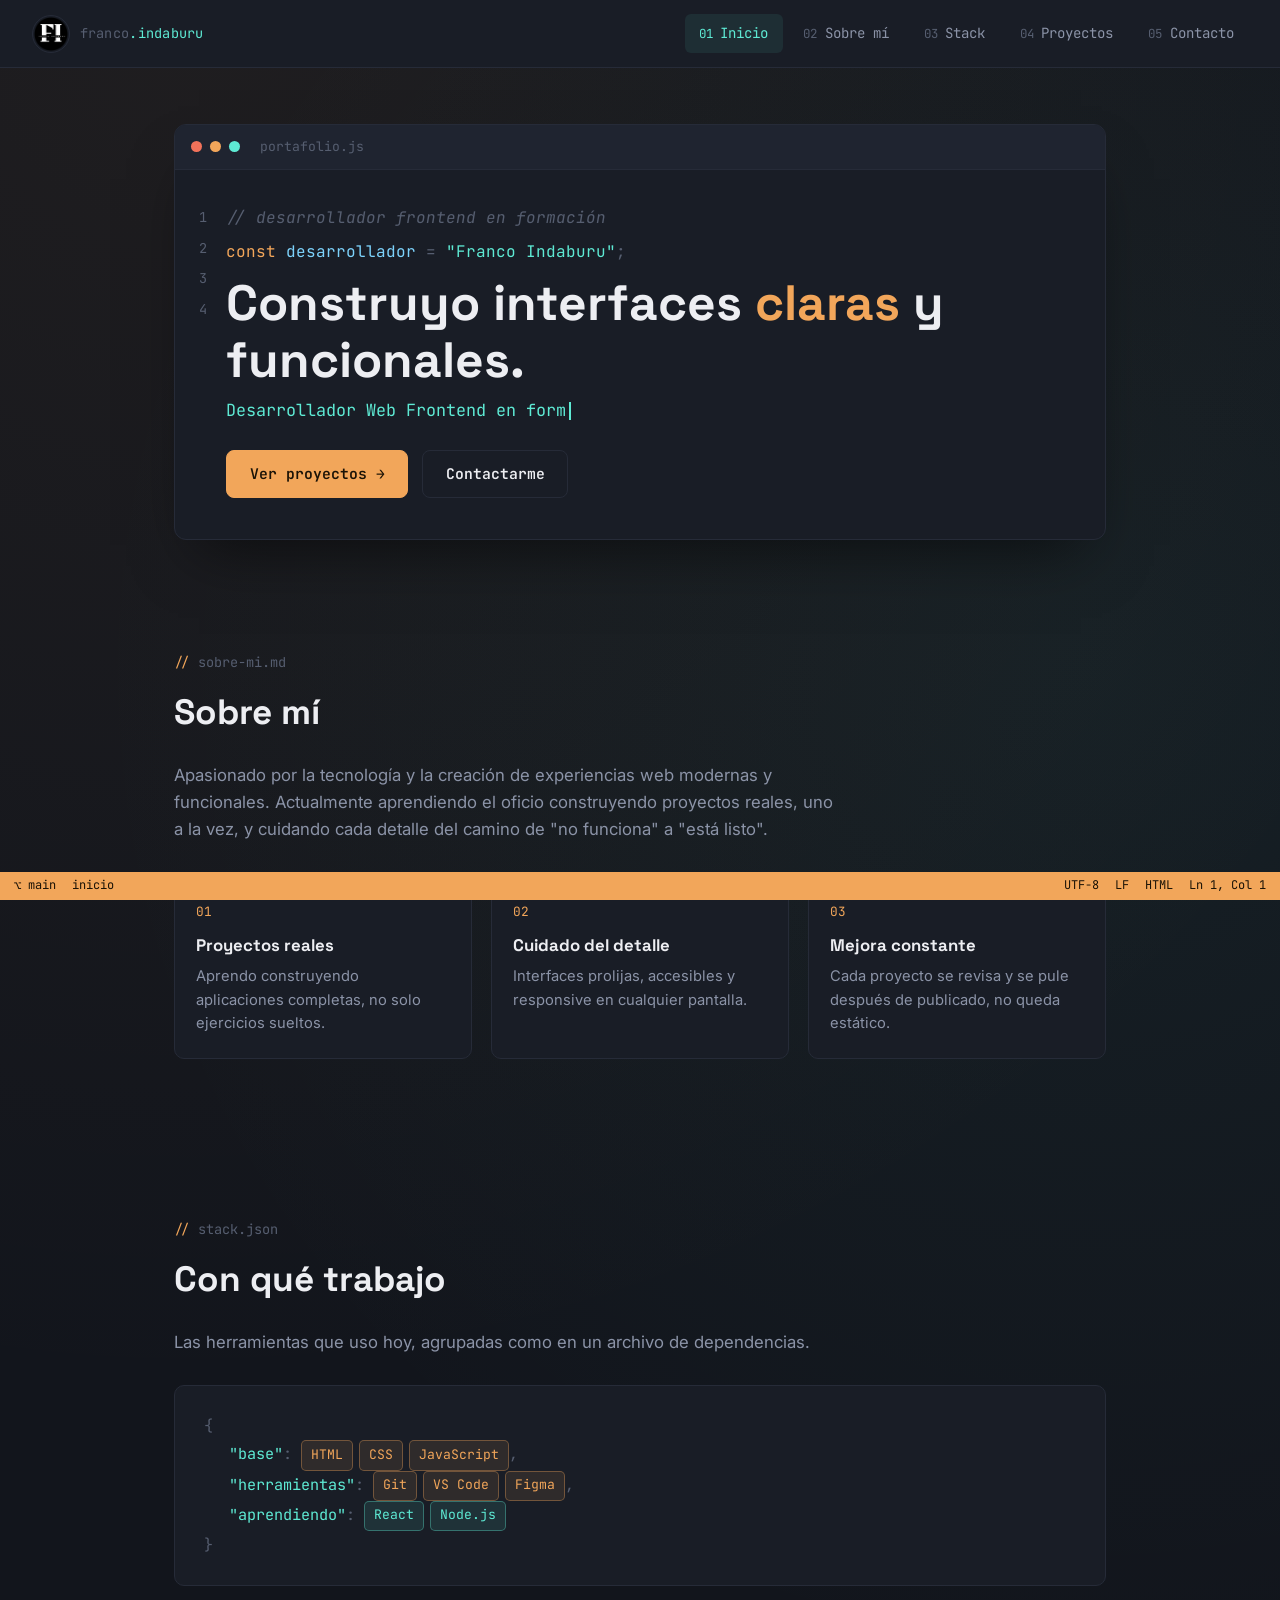
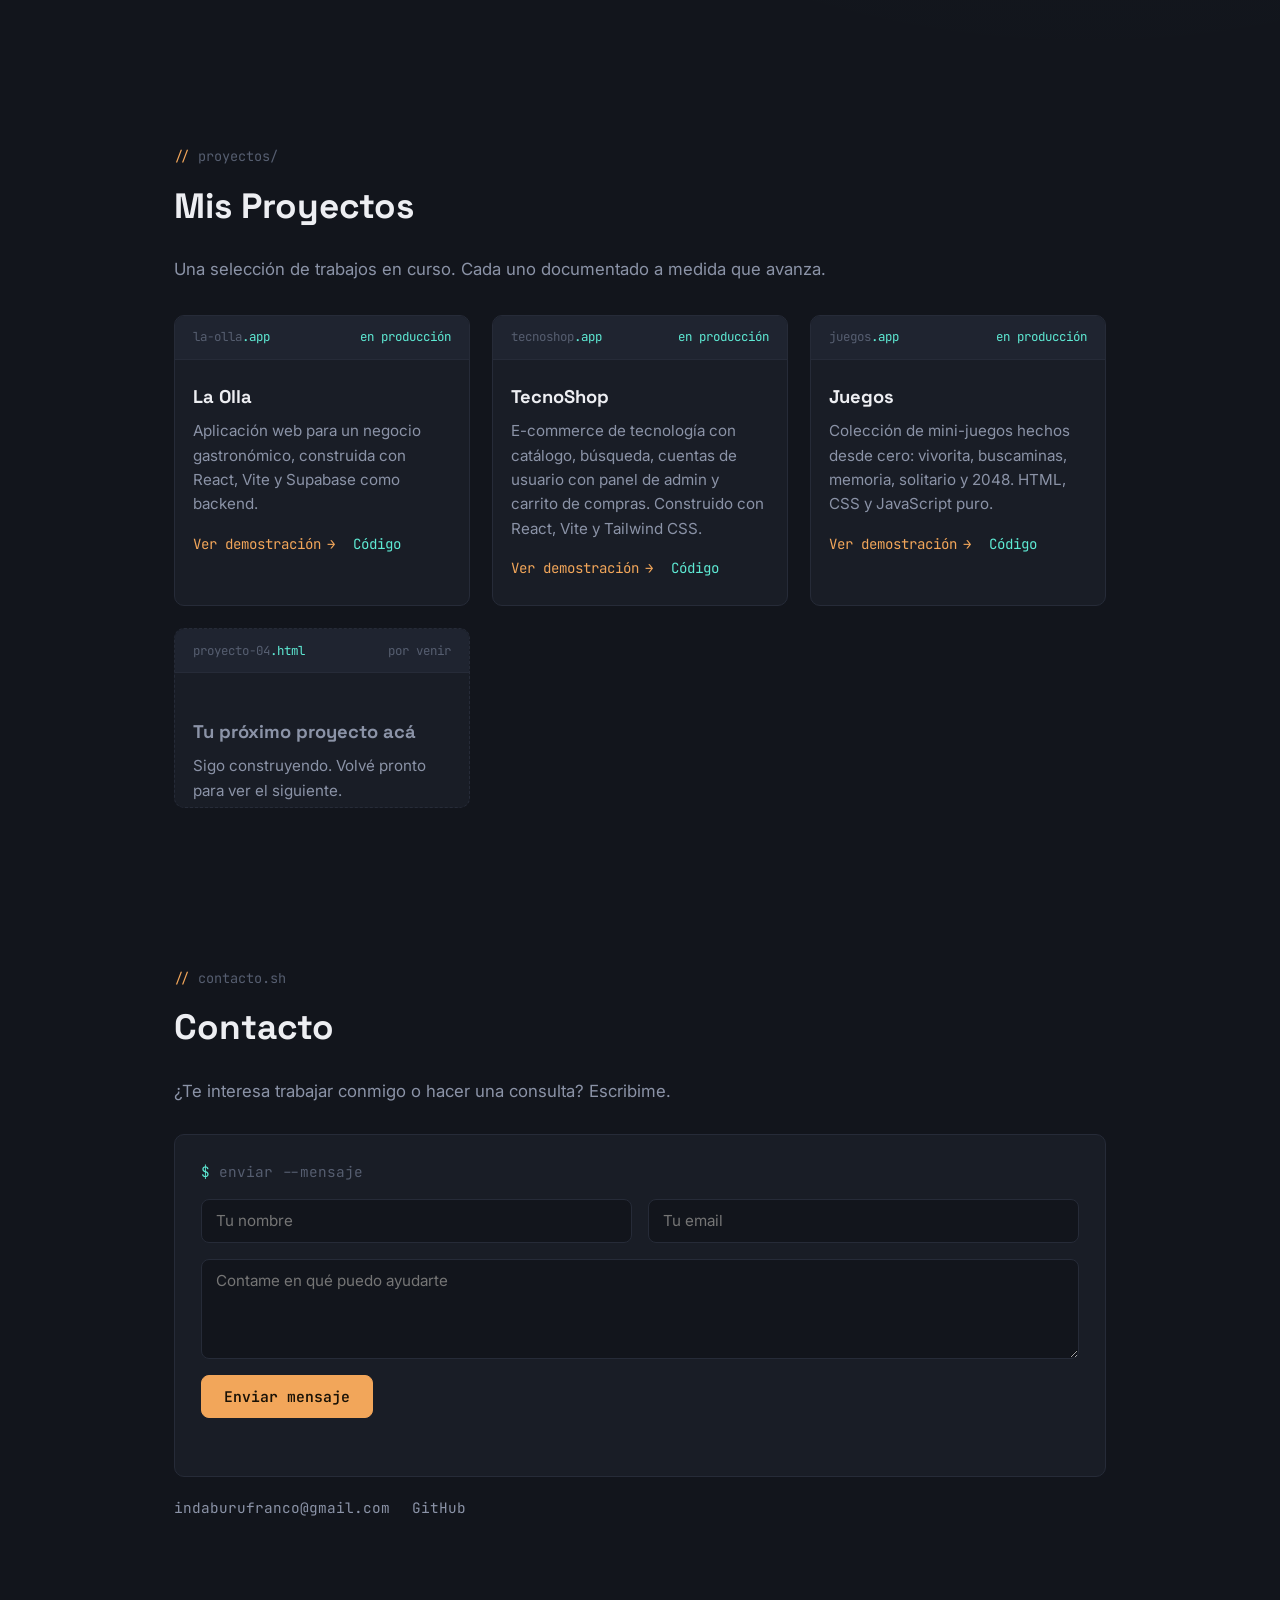
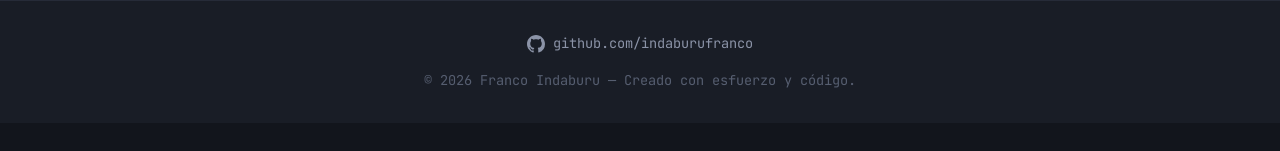
<file: index.html>
<!DOCTYPE html>
<html lang="es">
<head>
    <meta charset="UTF-8">
    <meta name="viewport" content="width=device-width, initial-scale=1.0">
    <title>Franco Indaburu · Portafolio</title>
    <meta name="description" content="Franco Indaburu — Desarrollador Web Frontend en formación. Portafolio de proyectos.">
    <meta name="theme-color" content="#12151c">
    <meta name="color-scheme" content="dark">
    <link rel="canonical" href="https://portafolio-franco-indaburu.vercel.app/">

    <!-- Open Graph / redes sociales -->
    <meta property="og:type" content="website">
    <meta property="og:title" content="Franco Indaburu · Portafolio">
    <meta property="og:description" content="Desarrollador Web Frontend en formación. Construyo interfaces claras y funcionales.">
    <meta property="og:image" content="https://portafolio-franco-indaburu.vercel.app/logo.png">
    <meta property="og:url" content="https://portafolio-franco-indaburu.vercel.app/">
    <meta property="og:locale" content="es_AR">
    <meta name="twitter:card" content="summary">
    <meta name="twitter:title" content="Franco Indaburu · Portafolio">
    <meta name="twitter:description" content="Desarrollador Web Frontend en formación. Construyo interfaces claras y funcionales.">
    <meta name="twitter:image" content="https://portafolio-franco-indaburu.vercel.app/logo.png">

    <link rel="icon" type="image/png" href="logo.png">
    <link rel="apple-touch-icon" href="logo.png">
    <link rel="preconnect" href="https://fonts.googleapis.com">
    <link rel="preconnect" href="https://fonts.gstatic.com" crossorigin>
    <link href="https://fonts.googleapis.com/css2?family=Space+Grotesk:wght@500;700&family=Inter:wght@400;500&family=JetBrains+Mono:wght@400;500;600&display=swap" rel="stylesheet">
    <link rel="stylesheet" href="styles.css">
    <script type="application/ld+json">
    {
      "@context": "https://schema.org",
      "@type": "Person",
      "name": "Franco Indaburu",
      "url": "https://portafolio-franco-indaburu.vercel.app/",
      "email": "mailto:indaburufranco@gmail.com",
      "sameAs": ["https://github.com/indaburufranco"],
      "jobTitle": "Desarrollador Web Frontend",
      "knowsAbout": ["HTML", "CSS", "JavaScript", "React", "Node.js"]
    }
    </script>
</head>
<body>
    <a href="#inicio" class="skip-link">Saltar al contenido</a>

    <!-- Navegación -->
    <nav class="navbar">
        <div class="logo">
            <a href="#inicio" aria-label="Inicio">
                <img src="logo.png" alt="Logo Franco Indaburu" class="logo-img">
            </a>
            <span class="logo-tag">franco<span class="path">.indaburu</span></span>
        </div>
        <button class="nav-toggle" id="navToggle" aria-label="Abrir menú" aria-expanded="false">
            <span></span><span></span><span></span>
        </button>
        <ul class="nav-links" id="navLinks">
            <li><a href="#inicio"><span class="num">01</span> Inicio</a></li>
            <li><a href="#sobre-mi"><span class="num">02</span> Sobre mí</a></li>
            <li><a href="#stack"><span class="num">03</span> Stack</a></li>
            <li><a href="#proyectos"><span class="num">04</span> Proyectos</a></li>
            <li><a href="#contacto"><span class="num">05</span> Contacto</a></li>
        </ul>
    </nav>

    <!-- Sección Inicio -->
    <header id="inicio" class="hero">
        <div class="editor-window">
            <div class="editor-titlebar">
                <span class="dot red"></span>
                <span class="dot yellow"></span>
                <span class="dot green"></span>
                <span class="editor-filename">portafolio.js</span>
            </div>
            <div class="editor-body">
                <div class="gutter" aria-hidden="true">
                    <span>1</span><span>2</span><span>3</span><span>4</span>
                </div>
                <div class="code-content">
                    <p class="code-line comment">// desarrollador frontend en formación</p>
                    <p class="code-line"><span class="kw">const</span> <span class="fn">desarrollador</span> <span class="punct">=</span> <span class="str">"Franco Indaburu"</span><span class="punct">;</span></p>
                    <h1 class="hero-title">Construyo interfaces <span class="accent">claras</span> y funcionales.</h1>
                    <p class="hero-role" id="heroRole" aria-live="polite"></p>
                    <div class="hero-cta">
                        <a href="#proyectos" class="btn">Ver proyectos →</a>
                        <a href="#contacto" class="btn ghost">Contactarme</a>
                    </div>
                </div>
            </div>
        </div>
    </header>

    <!-- Sección Sobre mí -->
    <section id="sobre-mi" class="section reveal">
        <span class="eyebrow">sobre-mi.md</span>
        <h2>Sobre mí</h2>
        <p class="section-lead">Apasionado por la tecnología y la creación de experiencias web modernas y funcionales. Actualmente aprendiendo el oficio construyendo proyectos reales, uno a la vez, y cuidando cada detalle del camino de "no funciona" a "está listo".</p>
        <div class="about-grid">
            <div class="about-item">
                <span class="about-num">01</span>
                <h3>Proyectos reales</h3>
                <p>Aprendo construyendo aplicaciones completas, no solo ejercicios sueltos.</p>
            </div>
            <div class="about-item">
                <span class="about-num">02</span>
                <h3>Cuidado del detalle</h3>
                <p>Interfaces prolijas, accesibles y responsive en cualquier pantalla.</p>
            </div>
            <div class="about-item">
                <span class="about-num">03</span>
                <h3>Mejora constante</h3>
                <p>Cada proyecto se revisa y se pule después de publicado, no queda estático.</p>
            </div>
        </div>
    </section>

    <!-- Sección Stack -->
    <section id="stack" class="section reveal">
        <span class="eyebrow">stack.json</span>
        <h2>Con qué trabajo</h2>
        <p class="section-lead">Las herramientas que uso hoy, agrupadas como en un archivo de dependencias.</p>
        <div class="stack-block">
            <p class="stack-line"><span class="punct">{</span></p>
            <p class="stack-line stack-indent"><span class="str">"base"</span><span class="punct">:</span> <span class="tag-group"><span class="tag">HTML</span><span class="tag">CSS</span><span class="tag">JavaScript</span></span><span class="punct">,</span></p>
            <p class="stack-line stack-indent"><span class="str">"herramientas"</span><span class="punct">:</span> <span class="tag-group"><span class="tag">Git</span><span class="tag">VS Code</span><span class="tag">Figma</span></span><span class="punct">,</span></p>
            <p class="stack-line stack-indent"><span class="str">"aprendiendo"</span><span class="punct">:</span> <span class="tag-group"><span class="tag tag-mint">React</span><span class="tag tag-mint">Node.js</span></span></p>
            <p class="stack-line"><span class="punct">}</span></p>
        </div>
    </section>

    <!-- Sección Proyectos -->
    <section id="proyectos" class="section reveal">
        <span class="eyebrow">proyectos/</span>
        <h2>Mis Proyectos</h2>
        <p class="section-lead">Una selección de trabajos en curso. Cada uno documentado a medida que avanza.</p>
        <div class="projects-grid">
            <div class="project-card">
                <div class="project-card-head">
                    <span>la-olla<span class="ext">.app</span></span>
                    <span class="status-live">en producción</span>
                </div>
                <div class="project-card-body">
                    <h3>La Olla</h3>
                    <p>Aplicación web para un negocio gastronómico, construida con React, Vite y Supabase como backend.</p>
                    <div class="project-links">
                        <a href="https://la-olla-one.vercel.app" target="_blank" rel="noopener" class="project-link">Ver demostración</a>
                        <a href="https://github.com/indaburufranco/La-Olla" target="_blank" rel="noopener" class="project-link project-link-code">Código</a>
                    </div>
                </div>
            </div>
            <div class="project-card">
                <div class="project-card-head">
                    <span>tecnoshop<span class="ext">.app</span></span>
                    <span class="status-live">en producción</span>
                </div>
                <div class="project-card-body">
                    <h3>TecnoShop</h3>
                    <p>E-commerce de tecnología con catálogo, búsqueda, cuentas de usuario con panel de admin y carrito de compras. Construido con React, Vite y Tailwind CSS.</p>
                    <div class="project-links">
                        <a href="https://tecnoshop-franco-indaburu.vercel.app" target="_blank" rel="noopener" class="project-link">Ver demostración</a>
                        <a href="https://github.com/indaburufranco/TecnoShop" target="_blank" rel="noopener" class="project-link project-link-code">Código</a>
                    </div>
                </div>
            </div>
            <div class="project-card">
                <div class="project-card-head">
                    <span>juegos<span class="ext">.app</span></span>
                    <span class="status-live">en producción</span>
                </div>
                <div class="project-card-body">
                    <h3>Juegos</h3>
                    <p>Colección de mini-juegos hechos desde cero: vivorita, buscaminas, memoria, solitario y 2048. HTML, CSS y JavaScript puro.</p>
                    <div class="project-links">
                        <a href="https://juegos-khaki-omega.vercel.app" target="_blank" rel="noopener" class="project-link">Ver demostración</a>
                        <a href="https://github.com/indaburufranco/Juegos" target="_blank" rel="noopener" class="project-link project-link-code">Código</a>
                    </div>
                </div>
            </div>
            <div class="project-card project-card-next">
                <div class="project-card-head">
                    <span>proyecto-04<span class="ext">.html</span></span>
                    <span>por venir</span>
                </div>
                <div class="project-card-body">
                    <h3>Tu próximo proyecto acá</h3>
                    <p>Sigo construyendo. Volvé pronto para ver el siguiente.</p>
                </div>
            </div>
        </div>
    </section>

    <!-- Sección Contacto -->
    <section id="contacto" class="section reveal">
        <span class="eyebrow">contacto.sh</span>
        <h2>Contacto</h2>
        <p class="section-lead">¿Te interesa trabajar conmigo o hacer una consulta? Escribime.</p>

        <form id="contact-form" class="contact-form" action="https://formspree.io/f/mbgjjrdk" method="POST">
            <span class="prompt"><span class="sym">$</span> enviar --mensaje</span>
            <div class="form-row">
                <label for="name" class="sr-only">Nombre</label>
                <input type="text" id="name" name="name" placeholder="Tu nombre" autocomplete="name" required>
                <label for="email" class="sr-only">Email</label>
                <input type="email" id="email" name="email" placeholder="Tu email" autocomplete="email" required>
            </div>
            <label for="message" class="sr-only">Mensaje</label>
            <textarea id="message" name="message" rows="4" placeholder="Contame en qué puedo ayudarte" required></textarea>
            <input type="text" name="_gotcha" class="sr-only" tabindex="-1" autocomplete="off" aria-hidden="true">
            <button type="submit" class="btn">Enviar mensaje</button>
            <p id="form-status" class="form-status" role="status" aria-live="polite"></p>
        </form>

        <div class="contact-links">
            <button type="button" class="contact-link contact-copy" id="copyEmail" data-email="indaburufranco@gmail.com">
                indaburufranco@gmail.com
            </button>
            <a href="https://github.com/indaburufranco" target="_blank" rel="noopener" class="contact-link">GitHub</a>
        </div>
    </section>

    <footer>
        <a href="https://github.com/indaburufranco" target="_blank" rel="noopener" class="footer-github" aria-label="Perfil de GitHub de Franco Indaburu">
            <svg viewBox="0 0 16 16" width="18" height="18" fill="currentColor" aria-hidden="true"><path d="M8 0C3.58 0 0 3.58 0 8c0 3.54 2.29 6.53 5.47 7.59.4.07.55-.17.55-.38 0-.19-.01-.82-.01-1.49-2.01.37-2.53-.49-2.69-.94-.09-.23-.48-.94-.82-1.13-.28-.15-.68-.52-.01-.53.63-.01 1.08.58 1.23.82.72 1.21 1.87.87 2.33.66.07-.52.28-.87.51-1.07-1.78-.2-3.64-.89-3.64-3.95 0-.87.31-1.59.82-2.15-.08-.2-.36-1.02.08-2.12 0 0 .67-.21 2.2.82.64-.18 1.32-.27 2-.27.68 0 1.36.09 2 .27 1.53-1.04 2.2-.82 2.2-.82.44 1.1.16 1.92.08 2.12.51.56.82 1.27.82 2.15 0 3.07-1.87 3.75-3.65 3.95.29.25.54.73.54 1.48 0 1.07-.01 1.93-.01 2.2 0 .21.15.46.55.38A8.01 8.01 0 0 0 16 8c0-4.42-3.58-8-8-8Z"/></svg>
            <span>github.com/indaburufranco</span>
        </a>
        <p>&copy; <span id="year">2026</span> Franco Indaburu — Creado con esfuerzo y código.</p>
    </footer>

    <button type="button" id="backToTop" class="back-to-top" aria-label="Volver arriba">↑</button>

    <!-- Barra de estado -->
    <div class="statusbar" aria-hidden="true">
        <div class="statusbar-left">
            <span class="status-item branch">⌥ main</span>
            <span class="status-item" id="statusSection">inicio</span>
        </div>
        <div class="statusbar-right">
            <span class="status-item">UTF-8</span>
            <span class="status-item">LF</span>
            <span class="status-item">HTML</span>
            <span class="status-item" id="statusPos">Ln 1, Col 1</span>
        </div>
    </div>

    <script src="script.js"></script>
</body>
</html>
</file>
<file: styles.css>
/* =========================================
   TOKENS
========================================= */
:root {
    --bg: #12151c;
    --bg-elevated: #191d26;
    --bg-elevated-2: #1f2430;
    --border: #262b38;
    --text: #edeef2;
    --text-muted: #8b93a7;
    --text-dim: #565e70;
    --accent: #f2a65a;       /* ámbar - keyword */
    --accent-soft: #f2a65a1a;
    --mint: #5eead4;         /* verde menta - string */

    --font-display: 'Space Grotesk', 'Segoe UI', sans-serif;
    --font-body: 'Inter', 'Segoe UI', sans-serif;
    --font-mono: 'JetBrains Mono', 'Consolas', monospace;

    --radius: 10px;
    --transition: 0.25s ease;
}

@media (prefers-reduced-motion: reduce) {
    * { animation-duration: 0.01ms !important; animation-iteration-count: 1 !important; transition-duration: 0.01ms !important; scroll-behavior: auto !important; }
}

* {
    margin: 0;
    padding: 0;
    box-sizing: border-box;
}

html { scroll-behavior: smooth; }

body {
    background-color: var(--bg);
    background-image:
        radial-gradient(circle at 15% 0%, rgba(242,166,90,0.06), transparent 40%),
        radial-gradient(circle at 85% 20%, rgba(94,234,212,0.05), transparent 35%);
    color: var(--text);
    font-family: var(--font-body);
    line-height: 1.6;
    padding-bottom: 28px; /* deja lugar a la barra de estado fija */
}

::selection {
    background: var(--accent);
    color: var(--bg);
}

a { color: inherit; }

img { max-width: 100%; display: block; }

header[id], section[id] { scroll-margin-top: 84px; }

/* =========================================
   ACCESIBILIDAD - saltar al contenido
========================================= */
.skip-link {
    position: absolute;
    top: -100%;
    left: 1rem;
    z-index: 300;
    background: var(--accent);
    color: #1a1206;
    padding: 0.6rem 1rem;
    border-radius: 0 0 8px 8px;
    font-family: var(--font-mono);
    font-size: 0.85rem;
    font-weight: 600;
    text-decoration: none;
    transition: top var(--transition);
}

.skip-link:focus {
    top: 0;
}

/* =========================================
   NAV - estilo pestañas de editor
========================================= */
.navbar {
    display: flex;
    justify-content: space-between;
    align-items: center;
    padding: 0.9rem 2rem;
    background-color: var(--bg-elevated);
    border-bottom: 1px solid var(--border);
    position: sticky;
    top: 0;
    z-index: 100;
}

.logo {
    display: flex;
    align-items: center;
    gap: 0.6rem;
}

.logo-img {
    height: 38px;
    width: 38px;
    border-radius: 50%;
    object-fit: cover;
    display: block;
    border: 1px solid var(--border);
}

.logo-tag {
    font-family: var(--font-mono);
    font-size: 0.85rem;
    color: var(--text-dim);
    letter-spacing: 0.02em;
}

.logo-tag .path { color: var(--mint); }

.nav-links {
    display: flex;
    list-style: none;
    gap: 0.4rem;
    font-family: var(--font-mono);
    font-size: 0.88rem;
}

.nav-links a {
    display: flex;
    align-items: center;
    gap: 0.45rem;
    color: var(--text-muted);
    text-decoration: none;
    padding: 0.5rem 0.9rem;
    border-radius: 6px;
    transition: color var(--transition), background var(--transition);
}

.nav-links a .num {
    color: var(--text-dim);
    font-size: 0.78rem;
}

.nav-links a:hover,
.nav-links a:focus-visible {
    color: var(--accent);
    background: var(--accent-soft);
}

.nav-links a.active {
    color: var(--mint);
    background: rgba(94,234,212,0.08);
}

.nav-links a.active .num { color: var(--mint); }

.nav-toggle {
    display: none;
    flex-direction: column;
    gap: 5px;
    background: none;
    border: none;
    cursor: pointer;
    padding: 0.4rem;
}

.nav-toggle span {
    width: 22px;
    height: 2px;
    background: var(--text);
    border-radius: 2px;
    transition: transform var(--transition), opacity var(--transition);
    transform-origin: center;
}

.nav-toggle[aria-expanded="true"] span:nth-child(1) { transform: translateY(7px) rotate(45deg); }
.nav-toggle[aria-expanded="true"] span:nth-child(2) { opacity: 0; }
.nav-toggle[aria-expanded="true"] span:nth-child(3) { transform: translateY(-7px) rotate(-45deg); }

/* =========================================
   HERO - ventana de editor
========================================= */
.hero {
    max-width: 980px;
    margin: 3.5rem auto 2rem;
    padding: 0 1.5rem;
}

.editor-window {
    background: var(--bg-elevated);
    border: 1px solid var(--border);
    border-radius: 12px;
    overflow: hidden;
    box-shadow: 0 30px 60px -25px rgba(0,0,0,0.6);
    opacity: 0;
    transform: translateY(14px);
    animation: rise 0.7s ease forwards 0.15s;
}

@keyframes rise {
    to { opacity: 1; transform: translateY(0); }
}

.editor-titlebar {
    display: flex;
    align-items: center;
    gap: 0.5rem;
    padding: 0.7rem 1rem;
    background: var(--bg-elevated-2);
    border-bottom: 1px solid var(--border);
}

.dot { width: 11px; height: 11px; border-radius: 50%; }
.dot.red { background: #f2725a; }
.dot.yellow { background: #f2a65a; }
.dot.green { background: #5eead4; }

.editor-filename {
    margin-left: 0.75rem;
    font-family: var(--font-mono);
    font-size: 0.82rem;
    color: var(--text-dim);
}

.editor-body {
    display: flex;
    padding: 2.2rem 1.5rem 2.6rem;
    gap: 1.2rem;
}

.gutter {
    display: flex;
    flex-direction: column;
    gap: 0.55rem;
    font-family: var(--font-mono);
    font-size: 0.85rem;
    color: var(--text-dim);
    text-align: right;
    user-select: none;
    padding-top: 0.15rem;
}

.code-content {
    font-family: var(--font-mono);
    font-size: 1rem;
}

.code-line { margin-bottom: 0.55rem; white-space: pre-wrap; }
.kw { color: var(--accent); }
.fn { color: #7dd3fc; }
.str { color: var(--mint); }
.punct { color: var(--text-dim); }
.comment { color: var(--text-dim); font-style: italic; }

.hero-title {
    font-family: var(--font-display);
    font-size: clamp(2rem, 5vw, 3.1rem);
    font-weight: 700;
    line-height: 1.15;
    margin: 0.3rem 0 0.6rem;
}

.hero-title .accent { color: var(--accent); }

.hero-role {
    font-family: var(--font-mono);
    font-size: 1.05rem;
    color: var(--mint);
    display: flex;
    align-items: center;
    min-height: 1.6em;
}

.cursor-blink {
    display: inline-block;
    width: 2px;
    height: 1.1em;
    background: var(--mint);
    margin-left: 3px;
    animation: blink 1s step-end infinite;
}

@keyframes blink { 50% { opacity: 0; } }

.hero-cta {
    display: flex;
    gap: 0.9rem;
    margin-top: 1.6rem;
    flex-wrap: wrap;
}

/* =========================================
   BOTONES
========================================= */
.btn {
    font-family: var(--font-mono);
    font-size: 0.92rem;
    background-color: var(--accent);
    color: #1a1206;
    padding: 0.7rem 1.4rem;
    border: 1px solid var(--accent);
    border-radius: 8px;
    font-weight: 600;
    text-decoration: none;
    cursor: pointer;
    transition: transform var(--transition), box-shadow var(--transition);
    display: inline-flex;
    align-items: center;
    gap: 0.5rem;
}

.btn:hover, .btn:focus-visible {
    transform: translateY(-2px);
    box-shadow: 0 10px 24px -10px rgba(242,166,90,0.55);
}

.btn.ghost {
    background: transparent;
    color: var(--text);
    border-color: var(--border);
}

.btn.ghost:hover, .btn.ghost:focus-visible {
    border-color: var(--mint);
    color: var(--mint);
    box-shadow: none;
}

.btn:focus-visible, a:focus-visible, button:focus-visible {
    outline: 2px solid var(--mint);
    outline-offset: 2px;
}

/* =========================================
   SOBRE MI - grid de highlights
========================================= */
.about-grid {
    display: grid;
    grid-template-columns: repeat(auto-fit, minmax(200px, 1fr));
    gap: 1.2rem;
    margin-top: 2rem;
}

.about-item {
    background: var(--bg-elevated);
    border: 1px solid var(--border);
    border-radius: var(--radius);
    padding: 1.4rem 1.3rem;
    transition: border-color var(--transition), transform var(--transition);
}

.about-item:hover {
    border-color: var(--mint);
    transform: translateY(-3px);
}

.about-num {
    font-family: var(--font-mono);
    font-size: 0.8rem;
    color: var(--accent);
}

.about-item h3 {
    font-family: var(--font-display);
    font-size: 1.05rem;
    margin: 0.5rem 0 0.4rem;
}

.about-item p {
    color: var(--text-muted);
    font-size: 0.92rem;
}

/* =========================================
   SECCIONES
========================================= */
.section {
    padding: 5rem 1.5rem;
    max-width: 980px;
    margin: 0 auto;
}

.eyebrow {
    font-family: var(--font-mono);
    font-size: 0.85rem;
    color: var(--text-dim);
    display: block;
    margin-bottom: 0.6rem;
}

.eyebrow::before { content: "// "; color: var(--accent); }

.section h2 {
    font-family: var(--font-display);
    font-size: clamp(1.6rem, 3.5vw, 2.2rem);
    margin-bottom: 1.4rem;
}

.section-lead {
    color: var(--text-muted);
    max-width: 60ch;
    font-size: 1.05rem;
}

/* =========================================
   REVEAL - entrada de secciones al hacer scroll
========================================= */
.reveal {
    opacity: 0;
    transform: translateY(22px);
    transition: opacity 0.6s ease, transform 0.6s ease;
}

.reveal.in-view {
    opacity: 1;
    transform: translateY(0);
}

/* =========================================
   STACK - bloque tipo stack.json
========================================= */
.stack-block {
    margin-top: 1.8rem;
    background: var(--bg-elevated);
    border: 1px solid var(--border);
    border-radius: var(--radius);
    padding: 1.6rem 1.8rem;
    font-family: var(--font-mono);
    font-size: 0.95rem;
    overflow-x: auto;
}

.stack-line { line-height: 1.9; white-space: pre; }
.stack-indent { padding-left: 1.6rem; }

.tag-group {
    display: inline-flex;
    flex-wrap: wrap;
    gap: 0.4rem;
    vertical-align: middle;
}

.tag {
    display: inline-block;
    background: var(--accent-soft);
    color: var(--accent);
    border: 1px solid rgba(242,166,90,0.35);
    border-radius: 5px;
    padding: 0.1rem 0.55rem;
    font-size: 0.82rem;
}

.tag-mint {
    background: rgba(94,234,212,0.1);
    color: var(--mint);
    border-color: rgba(94,234,212,0.35);
}

/* =========================================
   PROYECTOS - tarjetas tipo archivo
========================================= */
.projects-grid {
    display: grid;
    grid-template-columns: repeat(auto-fit, minmax(260px, 1fr));
    gap: 1.4rem;
    margin-top: 2rem;
}

.project-card {
    background-color: var(--bg-elevated);
    border: 1px solid var(--border);
    border-radius: var(--radius);
    overflow: hidden;
    transition: transform var(--transition), border-color var(--transition);
}

.project-card:hover {
    transform: translateY(-4px);
    border-color: var(--accent);
}

.project-card-head {
    display: flex;
    justify-content: space-between;
    align-items: center;
    padding: 0.7rem 1.1rem;
    background: var(--bg-elevated-2);
    border-bottom: 1px solid var(--border);
    font-family: var(--font-mono);
    font-size: 0.78rem;
    color: var(--text-dim);
}

.project-card-head .ext { color: var(--mint); }

.project-card-body { padding: 1.4rem 1.1rem 1.6rem; }

.project-card h3 {
    font-family: var(--font-display);
    margin-bottom: 0.5rem;
    font-size: 1.15rem;
}

.project-card p {
    color: var(--text-muted);
    font-size: 0.95rem;
    margin-bottom: 1rem;
}

.project-link {
    display: inline-flex;
    align-items: center;
    gap: 0.4rem;
    font-family: var(--font-mono);
    font-size: 0.88rem;
    color: var(--accent);
    text-decoration: none;
}

.project-link::after { content: "→"; transition: transform var(--transition); }
.project-link:hover::after { transform: translateX(3px); }

.project-links {
    display: flex;
    align-items: center;
    gap: 1.1rem;
    flex-wrap: wrap;
}

.project-link-code { color: var(--mint); }
.project-link-code::after { content: none; }

.project-link-disabled {
    color: var(--text-dim);
    font-family: var(--font-mono);
    font-size: 0.88rem;
}

.status-live { color: var(--mint); }

.project-card-next {
    border-style: dashed;
}

.project-card-next .project-card-body {
    display: flex;
    flex-direction: column;
    justify-content: center;
    min-height: 100%;
}

.project-card-next .project-card-body h3 { color: var(--text-muted); }
.project-card-next .project-card-body p { margin-bottom: 0; }

/* =========================================
   CONTACTO
========================================= */

/* =========================================
   FORMULARIO DE CONTACTO
========================================= */
.sr-only {
    position: absolute;
    width: 1px; height: 1px;
    padding: 0; margin: -1px;
    overflow: hidden;
    clip: rect(0, 0, 0, 0);
    white-space: nowrap;
    border: 0;
}

.contact-form {
    margin-top: 1.8rem;
    background: var(--bg-elevated);
    border: 1px solid var(--border);
    border-radius: var(--radius);
    padding: 1.6rem;
    display: flex;
    flex-direction: column;
    gap: 1rem;
}

.contact-form .prompt { color: var(--text-dim); font-family: var(--font-mono); font-size: 0.9rem; }
.contact-form .prompt .sym { color: var(--mint); }

.form-row {
    display: flex;
    gap: 1rem;
    flex-wrap: wrap;
}

.contact-form input,
.contact-form textarea {
    flex: 1;
    min-width: 200px;
    background: var(--bg);
    border: 1px solid var(--border);
    border-radius: 8px;
    padding: 0.7rem 0.9rem;
    color: var(--text);
    font-family: var(--font-body);
    font-size: 0.95rem;
    resize: vertical;
    transition: border-color var(--transition);
}

.contact-form input:focus,
.contact-form textarea:focus {
    outline: none;
    border-color: var(--mint);
}

.contact-form .btn { align-self: flex-start; border: 1px solid var(--accent); }

.form-status {
    font-family: var(--font-mono);
    font-size: 0.85rem;
    color: var(--text-muted);
    min-height: 1.2em;
}

.form-status.success { color: var(--mint); }
.form-status.error { color: #f2725a; }

.contact-links {
    margin-top: 1.2rem;
    display: flex;
    gap: 1.4rem;
    flex-wrap: wrap;
}

.contact-link {
    font-family: var(--font-mono);
    font-size: 0.9rem;
    color: var(--text-muted);
    text-decoration: none;
    border-bottom: 1px solid transparent;
    transition: color var(--transition), border-color var(--transition);
}

.contact-link:hover,
.contact-link:focus-visible {
    color: var(--accent);
    border-color: var(--accent);
}

.contact-copy {
    background: none;
    border: none;
    border-bottom: 1px solid transparent;
    padding: 0;
    cursor: pointer;
}

/* =========================================
   VOLVER ARRIBA
========================================= */
.back-to-top {
    position: fixed;
    right: 1.2rem;
    bottom: 2.6rem;
    width: 42px;
    height: 42px;
    border-radius: 50%;
    background: var(--accent);
    color: #1a1206;
    border: none;
    font-size: 1.1rem;
    font-weight: 700;
    cursor: pointer;
    display: flex;
    align-items: center;
    justify-content: center;
    opacity: 0;
    transform: translateY(10px);
    pointer-events: none;
    transition: opacity var(--transition), transform var(--transition), box-shadow var(--transition);
    z-index: 150;
}

.back-to-top.visible {
    opacity: 1;
    transform: translateY(0);
    pointer-events: auto;
}

.back-to-top:hover,
.back-to-top:focus-visible {
    box-shadow: 0 10px 24px -10px rgba(242,166,90,0.6);
}

/* =========================================
   PAGINA 404
========================================= */
.not-found {
    min-height: calc(100vh - 28px);
    display: flex;
    align-items: center;
    justify-content: center;
    padding: 2rem 1.5rem;
}

/* =========================================
   FOOTER
========================================= */
footer {
    text-align: center;
    padding: 2rem;
    background-color: var(--bg-elevated);
    border-top: 1px solid var(--border);
    color: var(--text-dim);
    font-family: var(--font-mono);
    font-size: 0.85rem;
}

.footer-github {
    display: inline-flex;
    align-items: center;
    gap: 0.5rem;
    color: var(--text-muted);
    text-decoration: none;
    margin-bottom: 0.9rem;
    transition: color var(--transition);
}

.footer-github:hover,
.footer-github:focus-visible {
    color: var(--mint);
}

/* =========================================
   BARRA DE ESTADO (estilo VS Code)
========================================= */
.statusbar {
    position: fixed;
    bottom: 0;
    left: 0;
    right: 0;
    height: 28px;
    background: var(--accent);
    color: #1a1206;
    display: flex;
    align-items: center;
    justify-content: space-between;
    padding: 0 0.9rem;
    font-family: var(--font-mono);
    font-size: 0.75rem;
    z-index: 200;
}

.statusbar-left,
.statusbar-right {
    display: flex;
    align-items: center;
    gap: 1rem;
}

.status-item.branch::before { content: ""; }

/* =========================================
   RESPONSIVE
========================================= */
@media (max-width: 720px) {
    .nav-toggle { display: flex; }

    .nav-links {
        position: absolute;
        top: 100%;
        left: 0;
        right: 0;
        flex-direction: column;
        background: var(--bg-elevated);
        border-bottom: 1px solid var(--border);
        padding: 0.6rem;
        gap: 0.2rem;
        display: none;
    }

    .nav-links.open { display: flex; }

    .editor-body { flex-direction: column; gap: 0.4rem; padding: 1.6rem 1.2rem 2rem; }
    .gutter { flex-direction: row; gap: 1rem; padding-top: 0; }

    .contact-form .btn { align-self: stretch; text-align: center; justify-content: center; }

    .statusbar { font-size: 0.68rem; padding: 0 0.6rem; gap: 0.6rem; }
    .statusbar-right .status-item:not(#statusPos) { display: none; }
}
</file>
